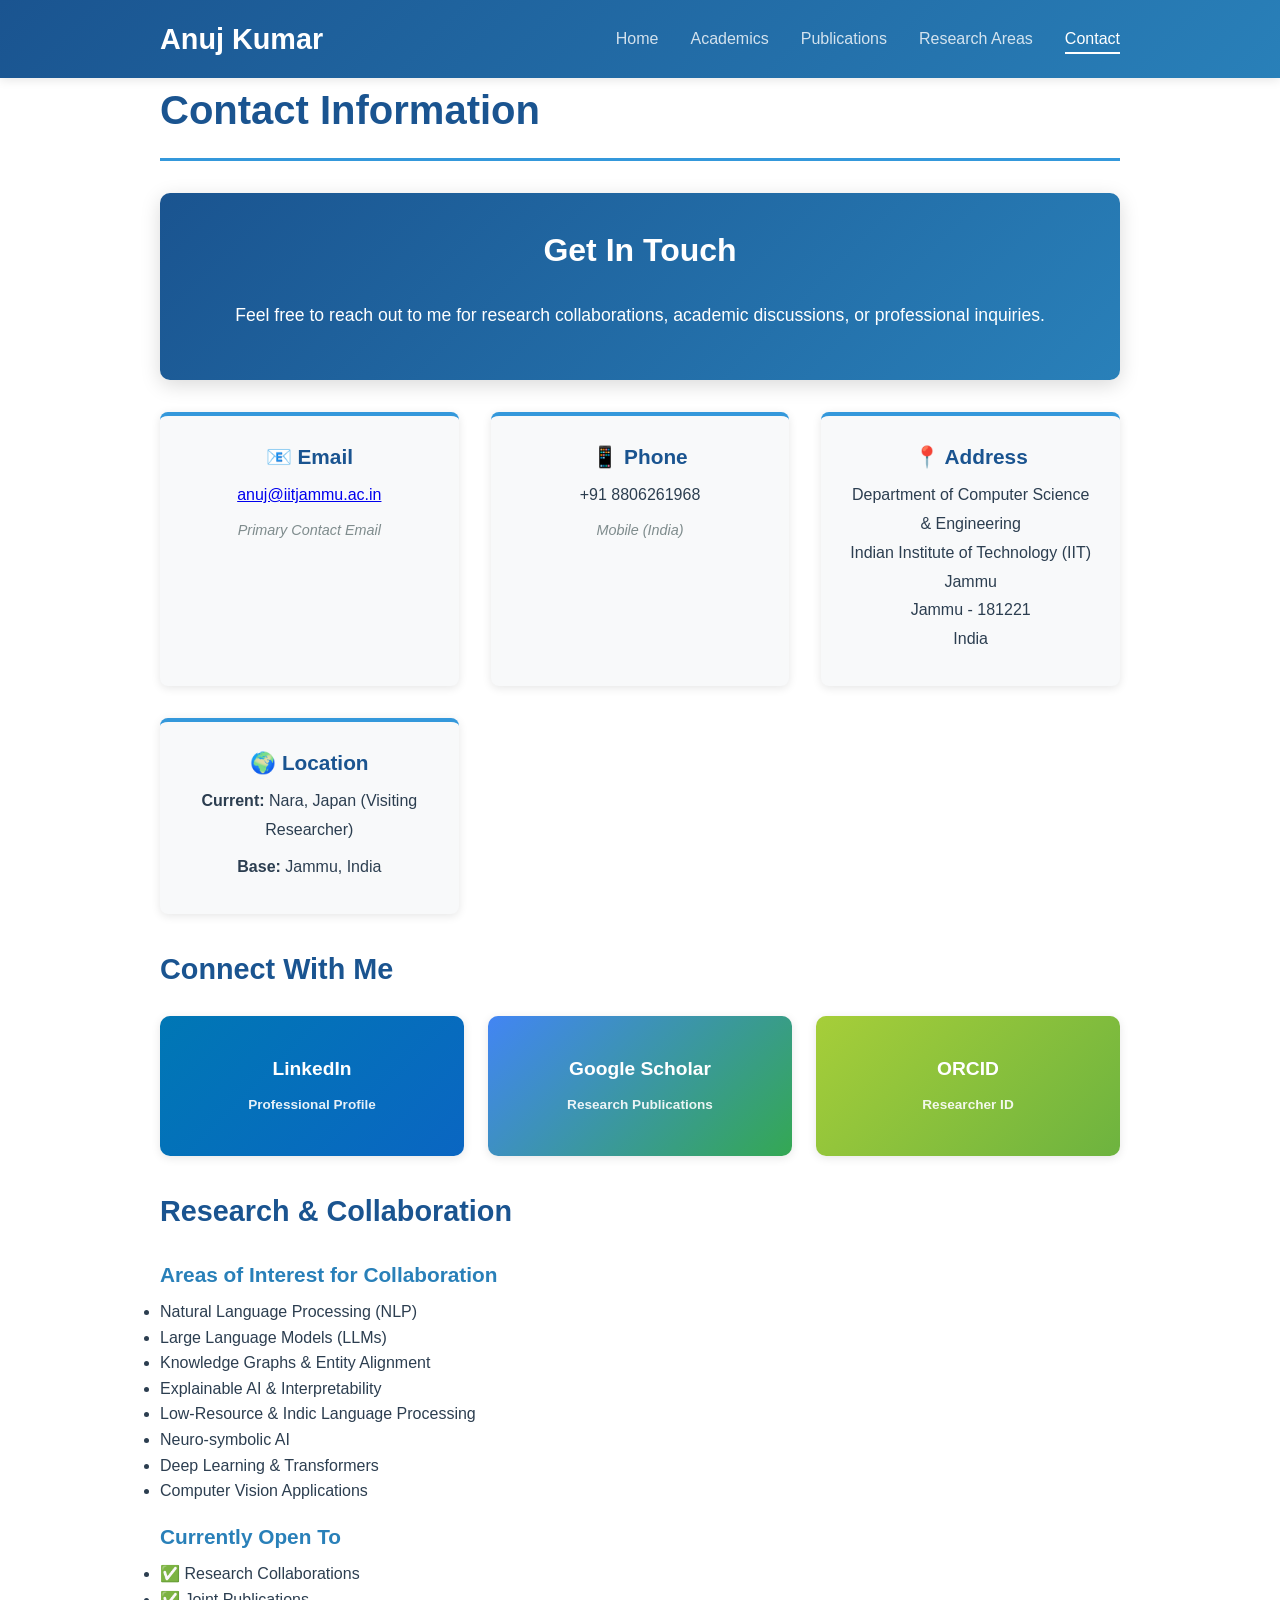
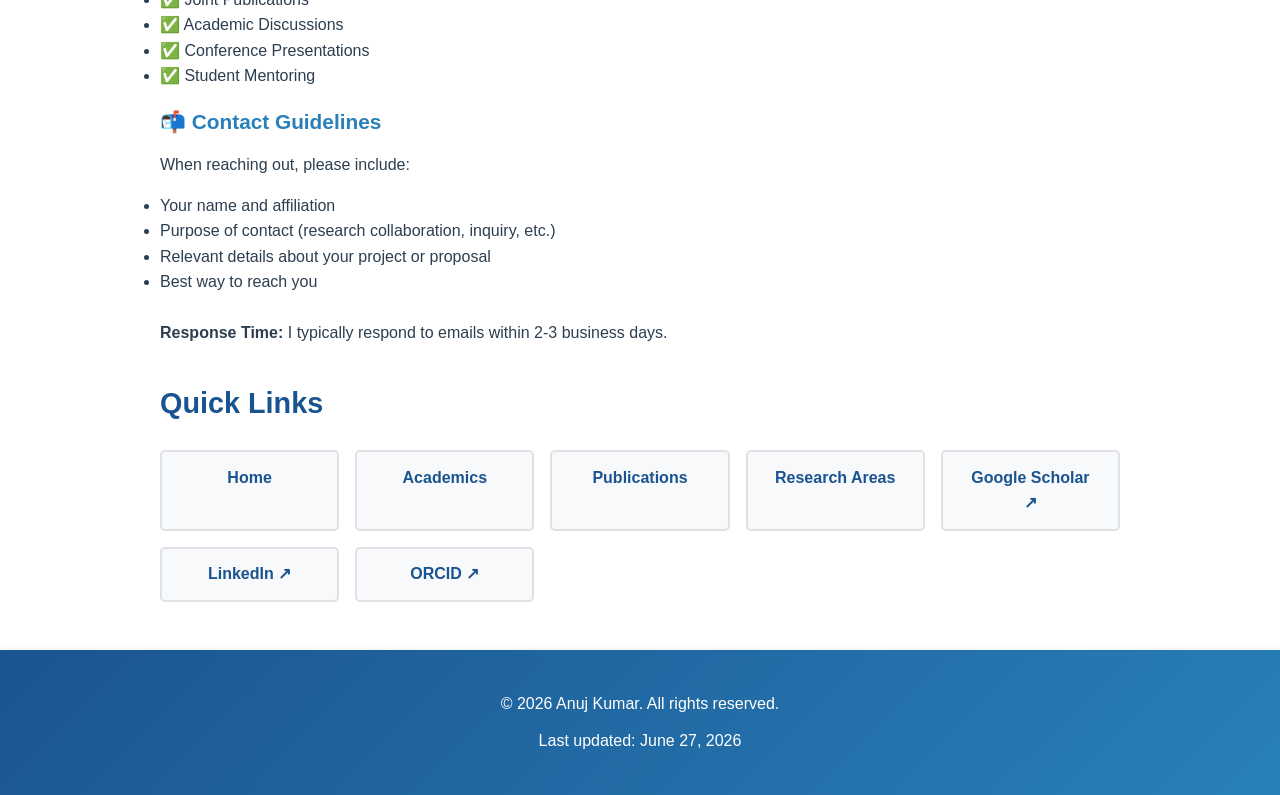
<file: contact.html>
<!DOCTYPE html>
<html lang="en">
<head>
    <meta charset="UTF-8">
    <meta name="viewport" content="width=device-width, initial-scale=1.0">
    <title>Contact – Anuj Kumar | IIT Jammu NLP Researcher</title>
    <meta name="description" content="Contact Anuj Kumar – PhD researcher at IIT Jammu. Email: anuj@iitjammu.ac.in. Open to research collaborations in NLP, LLMs, and Explainable AI.">
    <meta name="keywords" content="Anuj Kumar contact, anuj iitjammu, IIT Jammu NLP researcher, research collaboration, NLP collaboration">
    <meta name="author" content="Anuj Kumar">
    <meta name="robots" content="index, follow">
    <meta property="og:title" content="Contact – Anuj Kumar | IIT Jammu">
    <meta property="og:description" content="Get in touch with Anuj Kumar for research collaborations in NLP, LLMs, and Explainable AI.">
    <meta property="og:type" content="website">
    <meta property="og:url" content="https://anuj0405.github.io/anujkumar-portfolio/contact.html">
    <link rel="canonical" href="https://anuj0405.github.io/anujkumar-portfolio/contact.html">
    <link rel="stylesheet" href="style.css">
</head>
<body>
    <!-- Navigation -->
    <nav class="navbar">
        <div class="container">
            <a href="index.html" class="logo">Anuj Kumar</a>
            <ul class="nav-menu">
                <li><a href="index.html">Home</a></li>
                <li><a href="education.html">Academics</a></li>
                <li><a href="research.html">Publications</a></li>
                <li><a href="skills.html">Research Areas</a></li>
                <li><a href="contact.html" class="active">Contact</a></li>
            </ul>
            <div class="hamburger">
                <span></span>
                <span></span>
                <span></span>
            </div>
        </div>
    </nav>

    <!-- Main Content -->
    <main class="container">
        <h1>Contact Information</h1>

        <section class="contact-section">
            <div class="contact-card">
                <h2>Get In Touch</h2>
                <p>Feel free to reach out to me for research collaborations, academic discussions, or professional inquiries.</p>
            </div>

            <div class="contact-details">
                <div class="contact-item">
                    <h3>📧 Email</h3>
                    <p><a href="mailto:anuj@iitjammu.ac.in">anuj@iitjammu.ac.in</a></p>
                    <p class="label">Primary Contact Email</p>
                </div>

                <div class="contact-item">
                    <h3>📱 Phone</h3>
                    <p>+91 8806261968</p>
                    <p class="label">Mobile (India)</p>
                </div>

                <div class="contact-item">
                    <h3>📍 Address</h3>
                    <p>
                        Department of Computer Science & Engineering<br>
                        Indian Institute of Technology (IIT) Jammu<br>
                        Jammu - 181221<br>
                        India
                    </p>
                </div>

                <div class="contact-item">
                    <h3>🌍 Location</h3>
                    <p><strong>Current:</strong> Nara, Japan (Visiting Researcher)</p>
                    <p><strong>Base:</strong> Jammu, India</p>
                </div>
            </div>

            <div class="social-section">
                <h2>Connect With Me</h2>
                <div class="social-links-large">
                    <a href="https://www.linkedin.com/in/anujswami" target="_blank" class="social-btn linkedin">
                        <span>LinkedIn</span>
                        <p>Professional Profile</p>
                    </a>
                    <a href="https://scholar.google.com/citations?view_op=list_works&hl=en&user=Bb7oU5AAAAAJ" target="_blank" class="social-btn scholar">
                        <span>Google Scholar</span>
                        <p>Research Publications</p>
                    </a>
                    <a href="https://orcid.org/0000-0002-1785-370X" target="_blank" class="social-btn orcid">
                        <span>ORCID</span>
                        <p>Researcher ID</p>
                    </a>
                </div>
            </div>

            <div class="office-hours">
                <h2>Research & Collaboration</h2>
                <div class="research-info">
                    <h3>Areas of Interest for Collaboration</h3>
                    <ul>
                        <li>Natural Language Processing (NLP)</li>
                        <li>Large Language Models (LLMs)</li>
                        <li>Knowledge Graphs & Entity Alignment</li>
                        <li>Explainable AI & Interpretability</li>
                        <li>Low-Resource & Indic Language Processing</li>
                        <li>Neuro-symbolic AI</li>
                        <li>Deep Learning & Transformers</li>
                        <li>Computer Vision Applications</li>
                    </ul>

                    <h3>Currently Open To</h3>
                    <ul>
                        <li>✅ Research Collaborations</li>
                        <li>✅ Joint Publications</li>
                        <li>✅ Academic Discussions</li>
                        <li>✅ Conference Presentations</li>
                        <li>✅ Student Mentoring</li>
                    </ul>
                </div>
            </div>

            <div class="message-info">
                <h3>📬 Contact Guidelines</h3>
                <p>When reaching out, please include:</p>
                <ul>
                    <li>Your name and affiliation</li>
                    <li>Purpose of contact (research collaboration, inquiry, etc.)</li>
                    <li>Relevant details about your project or proposal</li>
                    <li>Best way to reach you</li>
                </ul>
                <p style="margin-top: 1.5rem;"><strong>Response Time:</strong> I typically respond to emails within 2-3 business days.</p>
            </div>
        </section>

        <section class="quick-links">
            <h2>Quick Links</h2>
            <div class="links-grid">
                <a href="index.html" class="quick-link">Home</a>
                <a href="education.html" class="quick-link">Academics</a>
                <a href="research.html" class="quick-link">Publications</a>
                <a href="skills.html" class="quick-link">Research Areas</a>
                <a href="https://scholar.google.com/citations?view_op=list_works&hl=en&user=Bb7oU5AAAAAJ" target="_blank" class="quick-link external">Google Scholar</a>
                <a href="https://www.linkedin.com/in/anujswami" target="_blank" class="quick-link external">LinkedIn</a>
                <a href="https://orcid.org/0000-0002-1785-370X" target="_blank" class="quick-link external">ORCID</a>
            </div>
        </section>
    </main>

    <!-- Footer -->
    <footer class="footer">
        <div class="container">
            <p>&copy; 2026 Anuj Kumar. All rights reserved.</p>
            <p>Last updated: June 27, 2026</p>
        </div>
    </footer>

    <script src="script.js"></script>
</body>
</html>
</file>
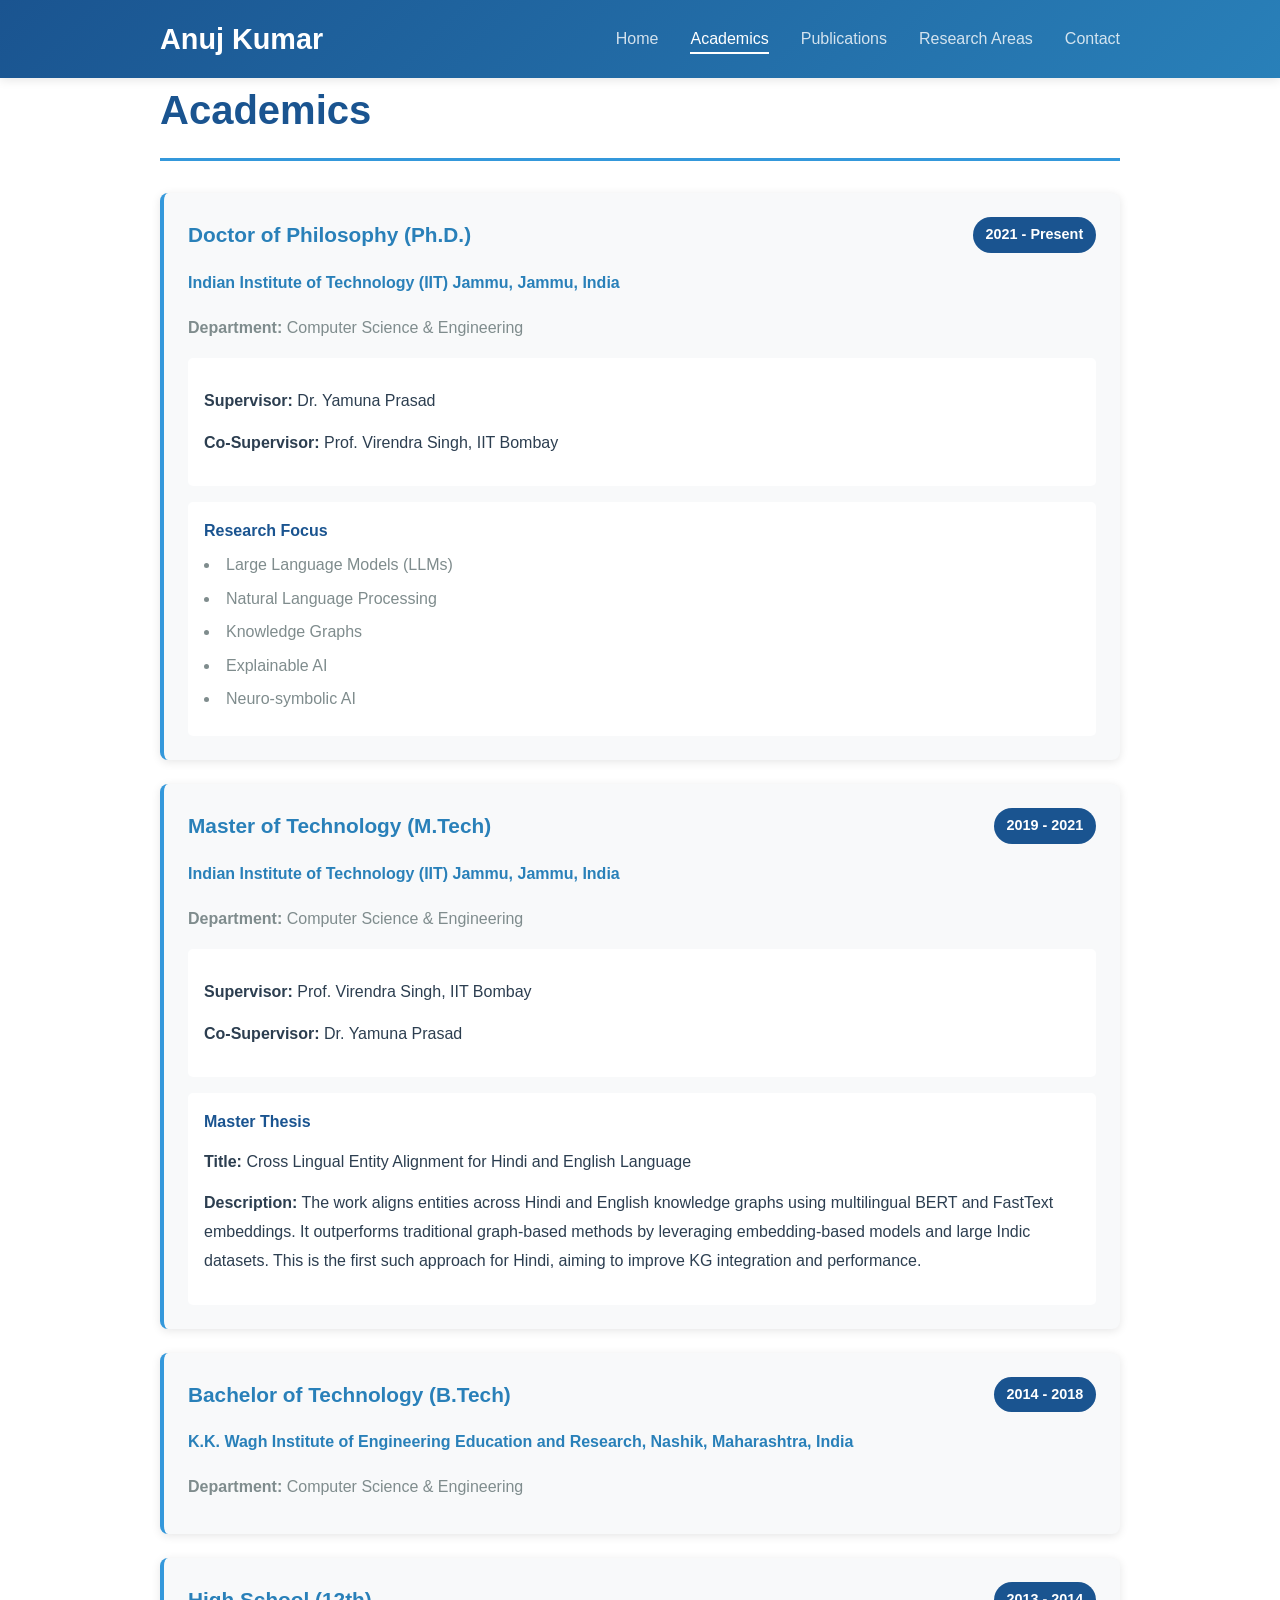
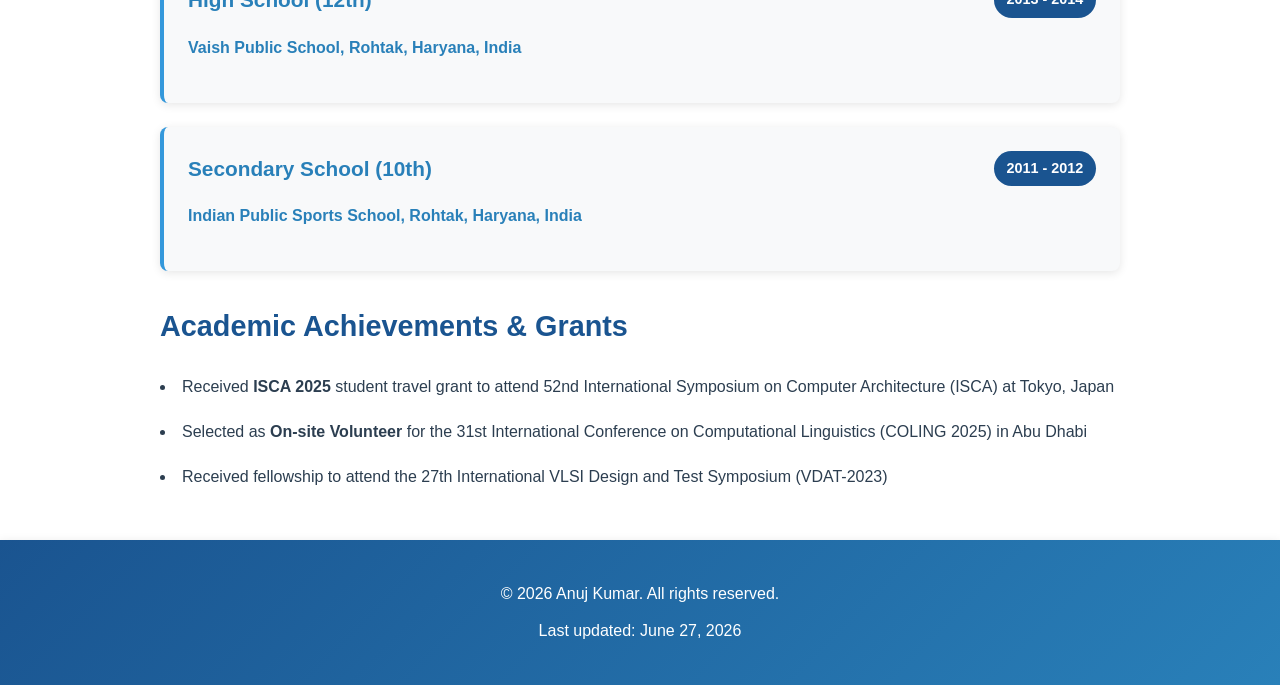
<file: education.html>
<!DOCTYPE html>
<html lang="en">
<head>
    <meta charset="UTF-8">
    <meta name="viewport" content="width=device-width, initial-scale=1.0">
    <title>Academics – Anuj Kumar | IIT Jammu PhD</title>
    <meta name="description" content="Academic background of Anuj Kumar – PhD (CSE) at IIT Jammu, M.Tech from IIT Jammu, B.Tech from K.K. Wagh Institute. Supervised by Dr. Yamuna Prasad and Prof. Virendra Singh.">
    <meta name="keywords" content="Anuj Kumar education, IIT Jammu PhD, Computer Science IIT Jammu, Yamuna Prasad, Virendra Singh, M.Tech IIT Jammu">
    <meta name="author" content="Anuj Kumar">
    <meta name="robots" content="index, follow">
    <meta property="og:title" content="Academics – Anuj Kumar | IIT Jammu">
    <meta property="og:description" content="PhD in Computer Science & Engineering at IIT Jammu, supervised by Dr. Yamuna Prasad and Prof. Virendra Singh, IIT Bombay.">
    <meta property="og:type" content="website">
    <meta property="og:url" content="https://anuj0405.github.io/anujkumar-portfolio/education.html">
    <link rel="canonical" href="https://anuj0405.github.io/anujkumar-portfolio/education.html">
    <link rel="stylesheet" href="style.css">
</head>
<body>
    <!-- Navigation -->
    <nav class="navbar">
        <div class="container">
            <a href="index.html" class="logo">Anuj Kumar</a>
            <ul class="nav-menu">
                <li><a href="index.html">Home</a></li>
                <li><a href="education.html" class="active">Academics</a></li>
                <li><a href="research.html">Publications</a></li>
                <li><a href="skills.html">Research Areas</a></li>
                <li><a href="contact.html">Contact</a></li>
            </ul>
            <div class="hamburger">
                <span></span>
                <span></span>
                <span></span>
            </div>
        </div>
    </nav>

    <!-- Main Content -->
    <main class="container">
        <h1>Academics</h1>

        <section class="education-section">
            <div class="education-item">
                <div class="education-header">
                    <h3>Doctor of Philosophy (Ph.D.)</h3>
                    <span class="date">2021 - Present</span>
                </div>
                <p class="institution">Indian Institute of Technology (IIT) Jammu, Jammu, India</p>
                <p class="department"><strong>Department:</strong> Computer Science & Engineering</p>
                <div class="advisor-info">
                    <p><strong>Supervisor:</strong> Dr. Yamuna Prasad</p>
                    <p><strong>Co-Supervisor:</strong> Prof. Virendra Singh, IIT Bombay</p>
                </div>
                <div class="thesis-info">
                    <h4>Research Focus</h4>
                    <ul>
                        <li>Large Language Models (LLMs)</li>
                        <li>Natural Language Processing</li>
                        <li>Knowledge Graphs</li>
                        <li>Explainable AI</li>
                        <li>Neuro-symbolic AI</li>
                    </ul>
                </div>
            </div>

            <div class="education-item">
                <div class="education-header">
                    <h3>Master of Technology (M.Tech)</h3>
                    <span class="date">2019 - 2021</span>
                </div>
                <p class="institution">Indian Institute of Technology (IIT) Jammu, Jammu, India</p>
                <p class="department"><strong>Department:</strong> Computer Science & Engineering</p>
                <div class="advisor-info">
                    <p><strong>Supervisor:</strong> Prof. Virendra Singh, IIT Bombay</p>
                    <p><strong>Co-Supervisor:</strong> Dr. Yamuna Prasad</p>
                </div>
                <div class="thesis-info">
                    <h4>Master Thesis</h4>
                    <p><strong>Title:</strong> Cross Lingual Entity Alignment for Hindi and English Language</p>
                    <p><strong>Description:</strong> The work aligns entities across Hindi and English knowledge graphs using multilingual BERT and FastText embeddings. It outperforms traditional graph-based methods by leveraging embedding-based models and large Indic datasets. This is the first such approach for Hindi, aiming to improve KG integration and performance.</p>
                </div>
            </div>

            <div class="education-item">
                <div class="education-header">
                    <h3>Bachelor of Technology (B.Tech)</h3>
                    <span class="date">2014 - 2018</span>
                </div>
                <p class="institution">K.K. Wagh Institute of Engineering Education and Research, Nashik, Maharashtra, India</p>
                <p class="department"><strong>Department:</strong> Computer Science & Engineering</p>
            </div>

            <div class="education-item">
                <div class="education-header">
                    <h3>High School (12th)</h3>
                    <span class="date">2013 - 2014</span>
                </div>
                <p class="institution">Vaish Public School, Rohtak, Haryana, India</p>
            </div>

            <div class="education-item">
                <div class="education-header">
                    <h3>Secondary School (10th)</h3>
                    <span class="date">2011 - 2012</span>
                </div>
                <p class="institution">Indian Public Sports School, Rohtak, Haryana, India</p>
            </div>
        </section>

        <section class="achievements-section">
            <h2>Academic Achievements & Grants</h2>
            <ul class="achievements-list">
                <li>Received <strong>ISCA 2025</strong> student travel grant to attend 52nd International Symposium on Computer Architecture (ISCA) at Tokyo, Japan</li>
                <li>Selected as <strong>On-site Volunteer</strong> for the 31st International Conference on Computational Linguistics (COLING 2025) in Abu Dhabi</li>
                <li>Received fellowship to attend the 27th International VLSI Design and Test Symposium (VDAT-2023)</li>
            </ul>
        </section>
    </main>

    <!-- Footer -->
    <footer class="footer">
        <div class="container">
            <p>&copy; 2026 Anuj Kumar. All rights reserved.</p>
            <p>Last updated: June 27, 2026</p>
        </div>
    </footer>

    <script src="script.js"></script>
</body>
</html>
</file>
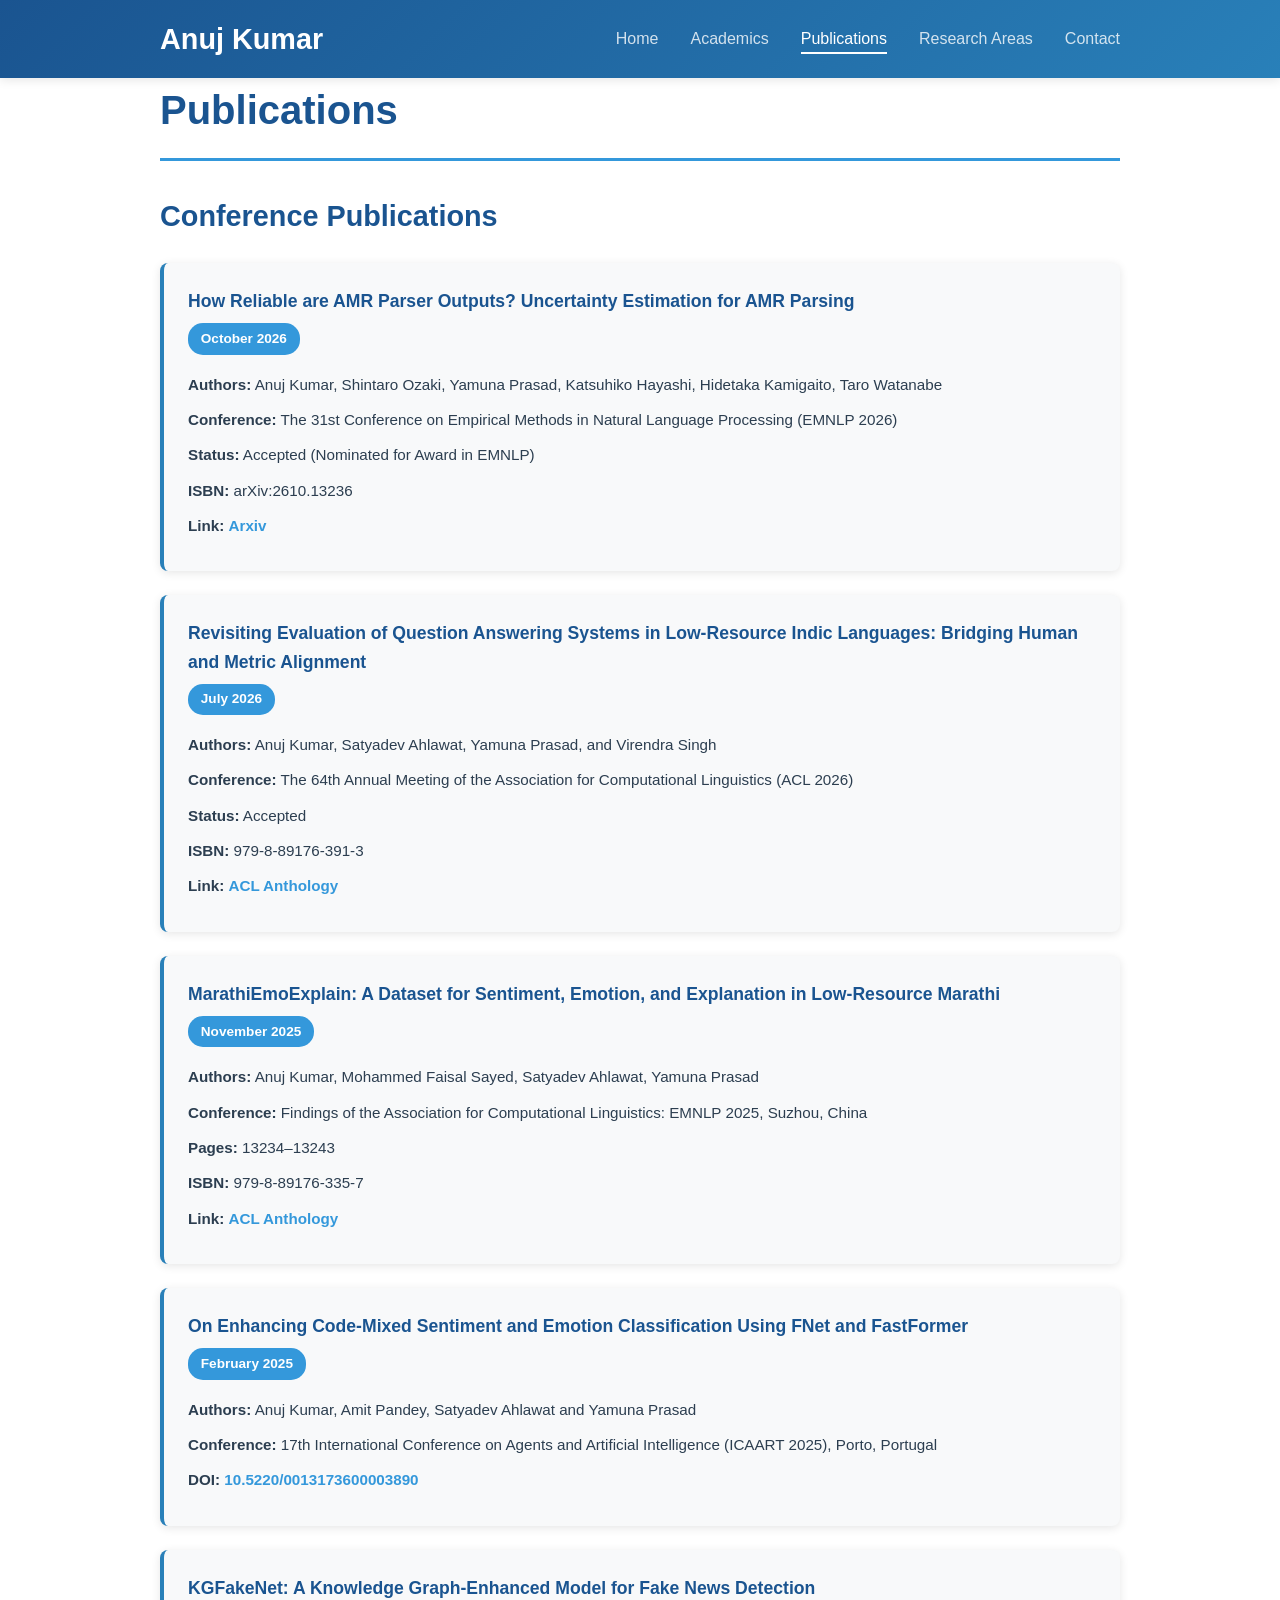
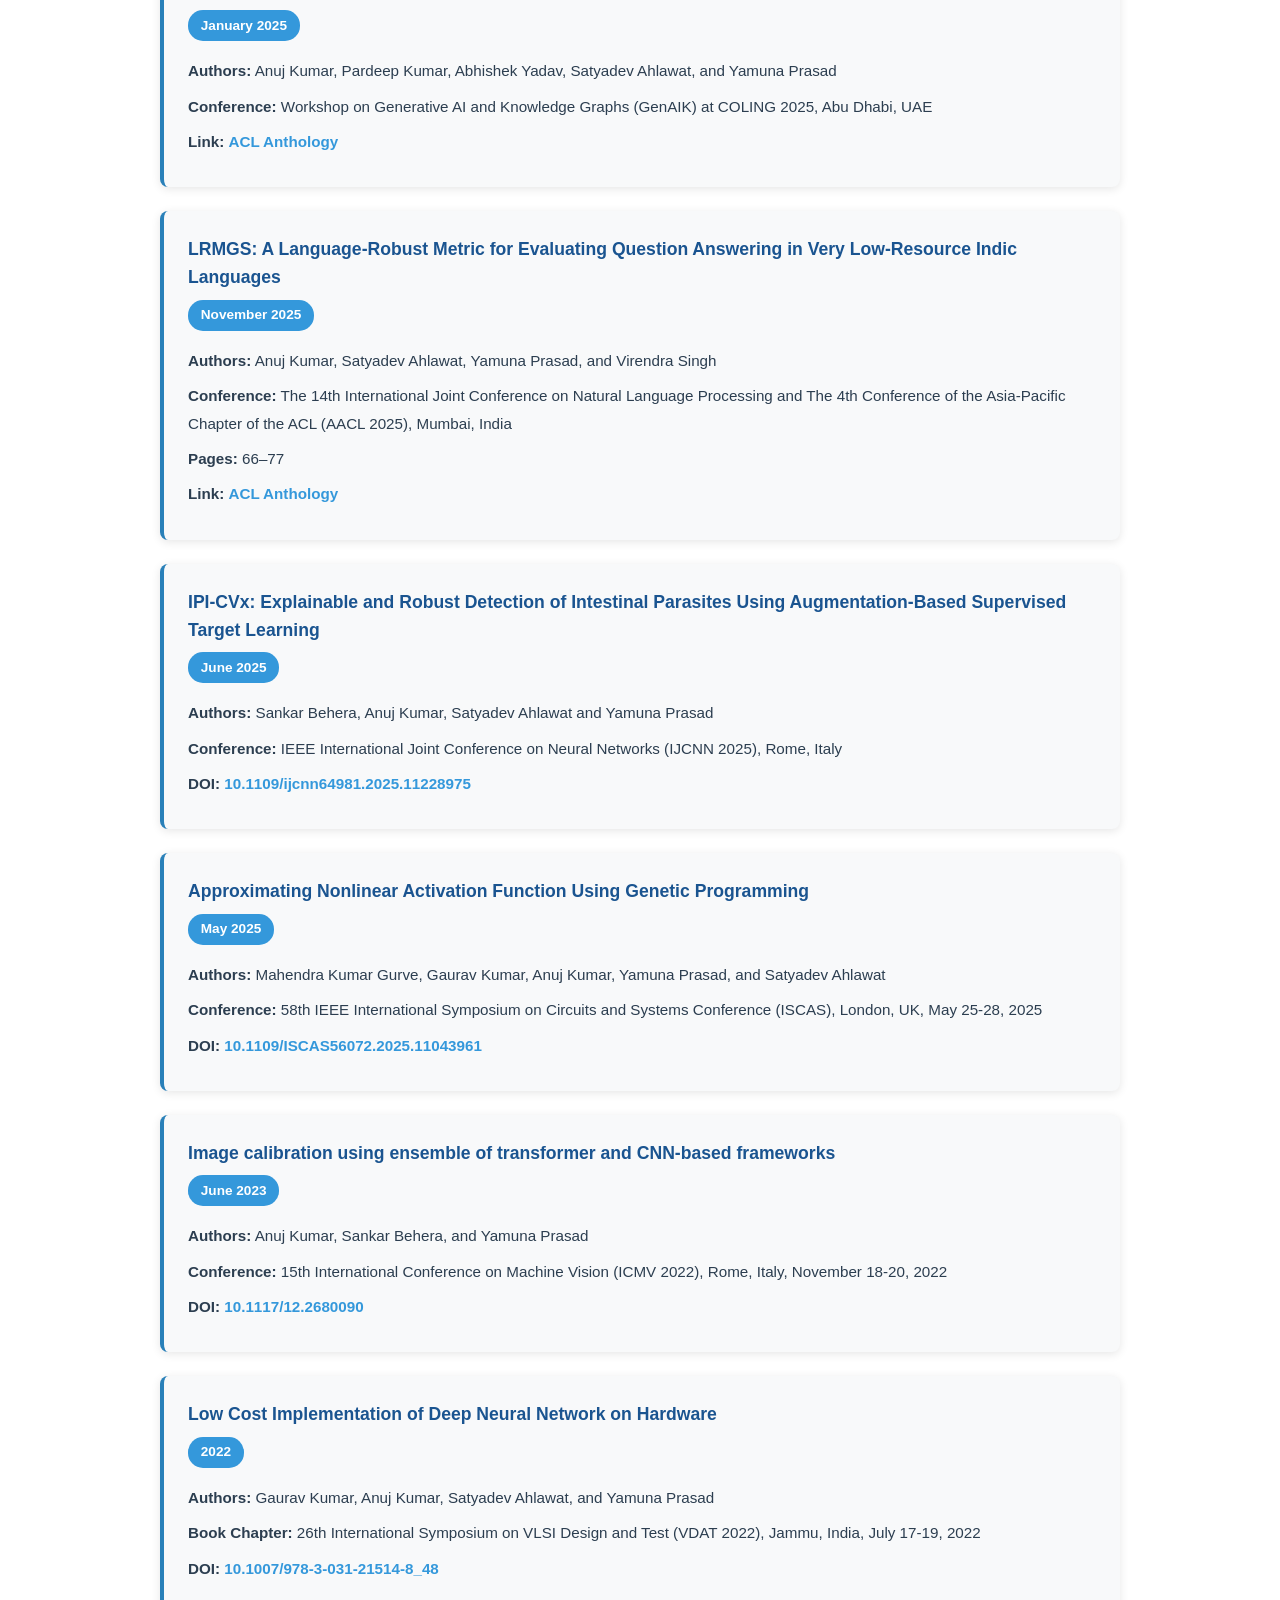
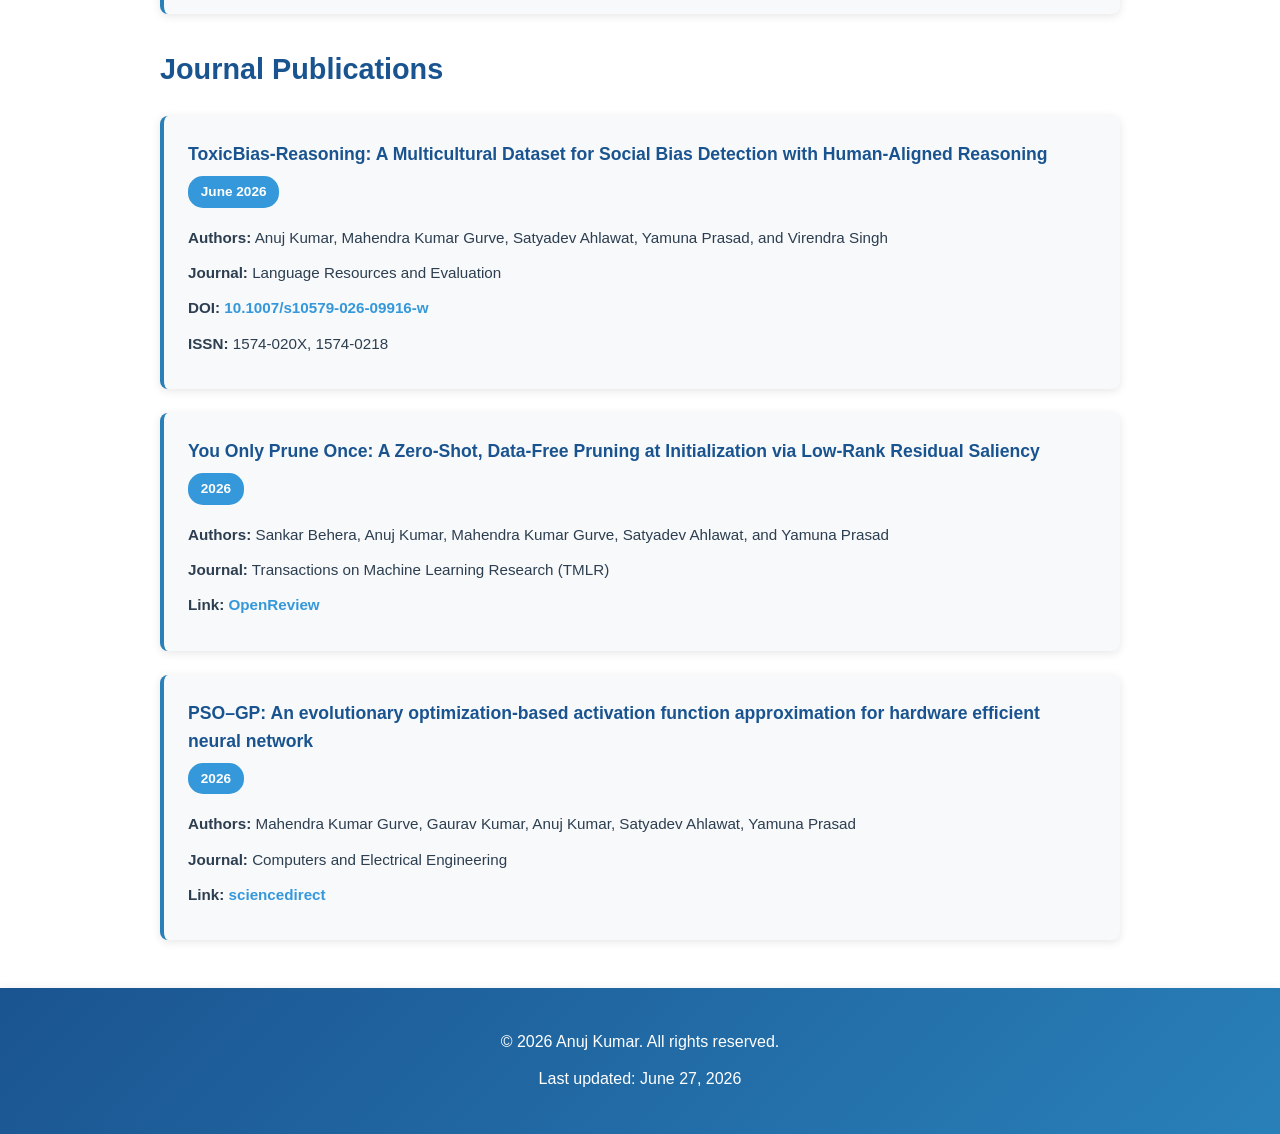
<file: research.html>
<!DOCTYPE html>
<html lang="en">
<head>
    <meta charset="UTF-8">
    <meta name="viewport" content="width=device-width, initial-scale=1.0">
    <title>Publications – Anuj Kumar | ACL EMNLP NLP Research</title>
    <meta name="description" content="Publications of Anuj Kumar – papers at ACL 2026, EMNLP 2025, COLING 2025, IJCNN 2025, ISCAS 2025 and journals. Research in NLP, LLMs, Knowledge Graphs, and low-resource Indic languages.">
    <meta name="keywords" content="Anuj Kumar publications, EMNLP 2026, ACL 2026, EMNLP 2025, COLING 2025, NLP papers, LLM evaluation, Indic NLP, MarathiEmoExplain, KGFakeNet, LRMGS, low-resource QA, IIT Jammu research">
    <meta name="author" content="Anuj Kumar">
    <meta name="robots" content="index, follow">
    <meta property="og:title" content="Publications – Anuj Kumar | NLP & LLM Research">
    <meta property="og:description" content="10+ publications at top venues including ACL, EMNLP, COLING, IJCNN on NLP, LLMs, Knowledge Graphs, and Indic language processing.">
    <meta property="og:type" content="website">
    <meta property="og:url" content="https://anuj0405.github.io/anujkumar-portfolio/research.html">
    <link rel="canonical" href="https://anuj0405.github.io/anujkumar-portfolio/research.html">
    <link rel="stylesheet" href="style.css">
</head>
<body>
    <!-- Navigation -->
    <nav class="navbar">
        <div class="container">
            <a href="index.html" class="logo">Anuj Kumar</a>
            <ul class="nav-menu">
                <li><a href="index.html">Home</a></li>
                <li><a href="education.html">Academics</a></li>
                <li><a href="research.html" class="active">Publications</a></li>
                <li><a href="skills.html">Research Areas</a></li>
                <li><a href="contact.html">Contact</a></li>
            </ul>
            <div class="hamburger">
                <span></span>
                <span></span>
                <span></span>
            </div>
        </div>
    </nav>

    <!-- Main Content -->
    <main class="container">
        <h1>Publications</h1>

        <section class="publications-section">
            <h2>Conference Publications</h2>

            <div class="publication-item">
                <div class="pub-header">
                    <h3>How Reliable are AMR Parser Outputs? Uncertainty Estimation for AMR Parsing</h3>
                    <span class="pub-date">October 2026</span>
                </div>
                <p><strong>Authors:</strong> Anuj Kumar, Shintaro Ozaki, Yamuna Prasad, Katsuhiko Hayashi, Hidetaka Kamigaito, Taro Watanabe</p>
                <p><strong>Conference:</strong> The 31st Conference on Empirical Methods in Natural Language Processing (EMNLP 2026)</p>
                <p><strong>Status:</strong> Accepted (Nominated for Award in EMNLP)</p>
                <p><strong>ISBN:</strong> arXiv:2610.13236 </p>
                <p><strong>Link:</strong> <a href="https://doi.org/10.48550/arXiv.2610.13236" target="_blank">Arxiv</a></p>
            </div>
            
            <div class="publication-item">
                <div class="pub-header">
                    <h3>Revisiting Evaluation of Question Answering Systems in Low-Resource Indic Languages: Bridging Human and Metric Alignment</h3>
                    <span class="pub-date">July 2026</span>
                </div>
                <p><strong>Authors:</strong> Anuj Kumar, Satyadev Ahlawat, Yamuna Prasad, and Virendra Singh</p>
                <p><strong>Conference:</strong> The 64th Annual Meeting of the Association for Computational Linguistics (ACL 2026)</p>
                <p><strong>Status:</strong> Accepted</p>
                <p><strong>ISBN:</strong> 979-8-89176-391-3</p>
                <p><strong>Link:</strong> <a href="https://aclanthology.org/2026.acl-short.58/" target="_blank">ACL Anthology</a></p>
            </div>

            <div class="publication-item">
                <div class="pub-header">
                    <h3>MarathiEmoExplain: A Dataset for Sentiment, Emotion, and Explanation in Low-Resource Marathi</h3>
                    <span class="pub-date">November 2025</span>
                </div>
                <p><strong>Authors:</strong> Anuj Kumar, Mohammed Faisal Sayed, Satyadev Ahlawat, Yamuna Prasad</p>
                <p><strong>Conference:</strong> Findings of the Association for Computational Linguistics: EMNLP 2025, Suzhou, China</p>
                <p><strong>Pages:</strong> 13234–13243</p>
                <p><strong>ISBN:</strong> 979-8-89176-335-7</p>
                <p><strong>Link:</strong> <a href="https://aclanthology.org/2025.findings-emnlp.712/" target="_blank">ACL Anthology</a></p>
            </div>

            <div class="publication-item">
                <div class="pub-header">
                    <h3>On Enhancing Code-Mixed Sentiment and Emotion Classification Using FNet and FastFormer</h3>
                    <span class="pub-date">February 2025</span>
                </div>
                <p><strong>Authors:</strong> Anuj Kumar, Amit Pandey, Satyadev Ahlawat and Yamuna Prasad</p>
                <p><strong>Conference:</strong> 17th International Conference on Agents and Artificial Intelligence (ICAART 2025), Porto, Portugal</p>
                <p><strong>DOI:</strong> <a href="https://doi.org/10.5220/0013173600003890" target="_blank">10.5220/0013173600003890</a></p>
            </div>

            <div class="publication-item">
                <div class="pub-header">
                    <h3>KGFakeNet: A Knowledge Graph-Enhanced Model for Fake News Detection</h3>
                    <span class="pub-date">January 2025</span>
                </div>
                <p><strong>Authors:</strong> Anuj Kumar, Pardeep Kumar, Abhishek Yadav, Satyadev Ahlawat, and Yamuna Prasad</p>
                <p><strong>Conference:</strong> Workshop on Generative AI and Knowledge Graphs (GenAIK) at COLING 2025, Abu Dhabi, UAE</p>
                <p><strong>Link:</strong> <a href="https://aclanthology.org/2025.genaik-1.12/" target="_blank">ACL Anthology</a></p>
            </div>

            <div class="publication-item">
                <div class="pub-header">
                    <h3>LRMGS: A Language-Robust Metric for Evaluating Question Answering in Very Low-Resource Indic Languages</h3>
                    <span class="pub-date">November 2025</span>
                </div>
                <p><strong>Authors:</strong> Anuj Kumar, Satyadev Ahlawat, Yamuna Prasad, and Virendra Singh</p>
                <p><strong>Conference:</strong> The 14th International Joint Conference on Natural Language Processing and The 4th Conference of the Asia-Pacific Chapter of the ACL (AACL 2025), Mumbai, India</p>
                <p><strong>Pages:</strong> 66–77</p>
                <p><strong>Link:</strong> <a href="https://aclanthology.org/2025.ijcnlp-srw.7/" target="_blank">ACL Anthology</a></p>
            </div>

            <div class="publication-item">
                <div class="pub-header">
                    <h3>IPI-CVx: Explainable and Robust Detection of Intestinal Parasites Using Augmentation-Based Supervised Target Learning</h3>
                    <span class="pub-date">June 2025</span>
                </div>
                <p><strong>Authors:</strong> Sankar Behera, Anuj Kumar, Satyadev Ahlawat and Yamuna Prasad</p>
                <p><strong>Conference:</strong> IEEE International Joint Conference on Neural Networks (IJCNN 2025), Rome, Italy</p>
                <p><strong>DOI:</strong> <a href="https://doi.org/10.1109/ijcnn64981.2025.11228975" target="_blank">10.1109/ijcnn64981.2025.11228975</a></p>
            </div>

            <div class="publication-item">
                <div class="pub-header">
                    <h3>Approximating Nonlinear Activation Function Using Genetic Programming</h3>
                    <span class="pub-date">May 2025</span>
                </div>
                <p><strong>Authors:</strong> Mahendra Kumar Gurve, Gaurav Kumar, Anuj Kumar, Yamuna Prasad, and Satyadev Ahlawat</p>
                <p><strong>Conference:</strong> 58th IEEE International Symposium on Circuits and Systems Conference (ISCAS), London, UK, May 25-28, 2025</p>
                <p><strong>DOI:</strong> <a href="https://doi.org/10.1109/ISCAS56072.2025.11043961" target="_blank">10.1109/ISCAS56072.2025.11043961</a></p>
            </div>

            <div class="publication-item">
                <div class="pub-header">
                    <h3>Image calibration using ensemble of transformer and CNN-based frameworks</h3>
                    <span class="pub-date">June 2023</span>
                </div>
                <p><strong>Authors:</strong> Anuj Kumar, Sankar Behera, and Yamuna Prasad</p>
                <p><strong>Conference:</strong> 15th International Conference on Machine Vision (ICMV 2022), Rome, Italy, November 18-20, 2022</p>
                <p><strong>DOI:</strong> <a href="https://doi.org/10.1117/12.2680090" target="_blank">10.1117/12.2680090</a></p>
            </div>

            <div class="publication-item">
                <div class="pub-header">
                    <h3>Low Cost Implementation of Deep Neural Network on Hardware</h3>
                    <span class="pub-date">2022</span>
                </div>
                <p><strong>Authors:</strong> Gaurav Kumar, Anuj Kumar, Satyadev Ahlawat, and Yamuna Prasad</p>
                <p><strong>Book Chapter:</strong> 26th International Symposium on VLSI Design and Test (VDAT 2022), Jammu, India, July 17-19, 2022</p>
                <p><strong>DOI:</strong> <a href="https://doi.org/10.1007/978-3-031-21514-8_48" target="_blank">10.1007/978-3-031-21514-8_48</a></p>
            </div>
        </section>

        <section class="publications-section">
            <h2>Journal Publications</h2>
            
            <div class="publication-item">
                <div class="pub-header">
                    <h3>ToxicBias-Reasoning: A Multicultural Dataset for Social Bias Detection with Human-Aligned Reasoning</h3>
                    <span class="pub-date">June 2026</span>
                </div>
                <p><strong>Authors:</strong> Anuj Kumar, Mahendra Kumar Gurve, Satyadev Ahlawat, Yamuna Prasad, and Virendra Singh</p>
                <p><strong>Journal:</strong> Language Resources and Evaluation</p>
                <p><strong>DOI:</strong> <a href="https://doi.org/10.1007/s10579-026-09916-w" target="_blank">10.1007/s10579-026-09916-w</a></p>
                <p><strong>ISSN:</strong> 1574-020X, 1574-0218</p>
            </div>

            <div class="publication-item">
                <div class="pub-header">
                    <h3>You Only Prune Once: A Zero-Shot, Data-Free Pruning at Initialization via Low-Rank Residual Saliency</h3>
                    <span class="pub-date">2026</span>
                </div>
                <p><strong>Authors:</strong> Sankar Behera, Anuj Kumar, Mahendra Kumar Gurve, Satyadev Ahlawat, and Yamuna Prasad</p>
                <p><strong>Journal:</strong> Transactions on Machine Learning Research (TMLR)</p>
                <p><strong>Link:</strong> <a href="https://openreview.net/forum?id=J78UavuUUA" target="_blank">OpenReview</a></p>
            </div>

            <div class="publication-item">
                <div class="pub-header">
                    <h3>PSO–GP: An evolutionary optimization-based activation function approximation for hardware efficient neural network</h3>
                    <span class="pub-date">2026</span>
                </div>
                <p><strong>Authors:</strong> Mahendra Kumar Gurve, Gaurav Kumar, Anuj Kumar, Satyadev Ahlawat, Yamuna Prasad</p>
                <p><strong>Journal:</strong> Computers and Electrical Engineering </p>
                <p><strong>Link:</strong> <a href="https://www.sciencedirect.com/science/article/pii/S004579062600474X" target="_blank">sciencedirect</a></p>
            </div>

        </section>
    </main>

    <!-- Footer -->
    <footer class="footer">
        <div class="container">
            <p>&copy; 2026 Anuj Kumar. All rights reserved.</p>
            <p>Last updated: June 27, 2026</p>
        </div>
    </footer>

    <script src="script.js"></script>
</body>
</html>
</file>
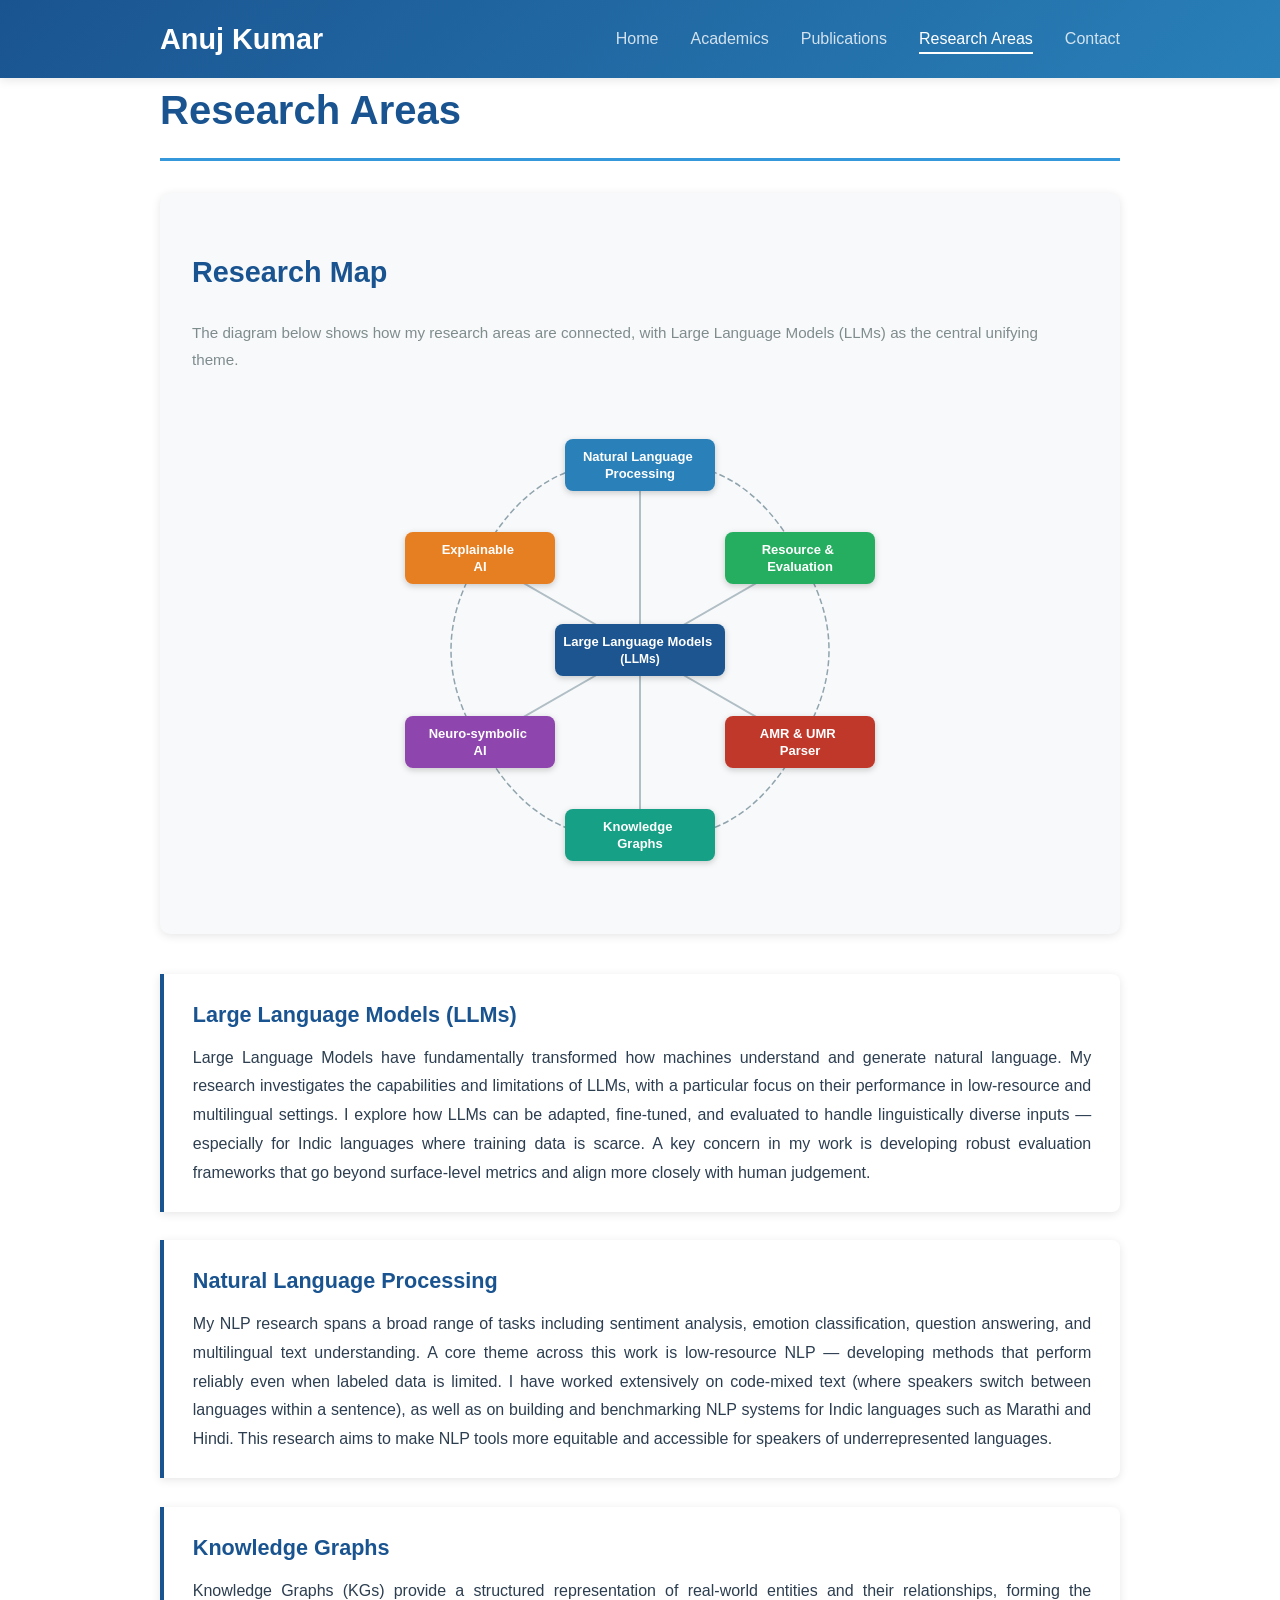
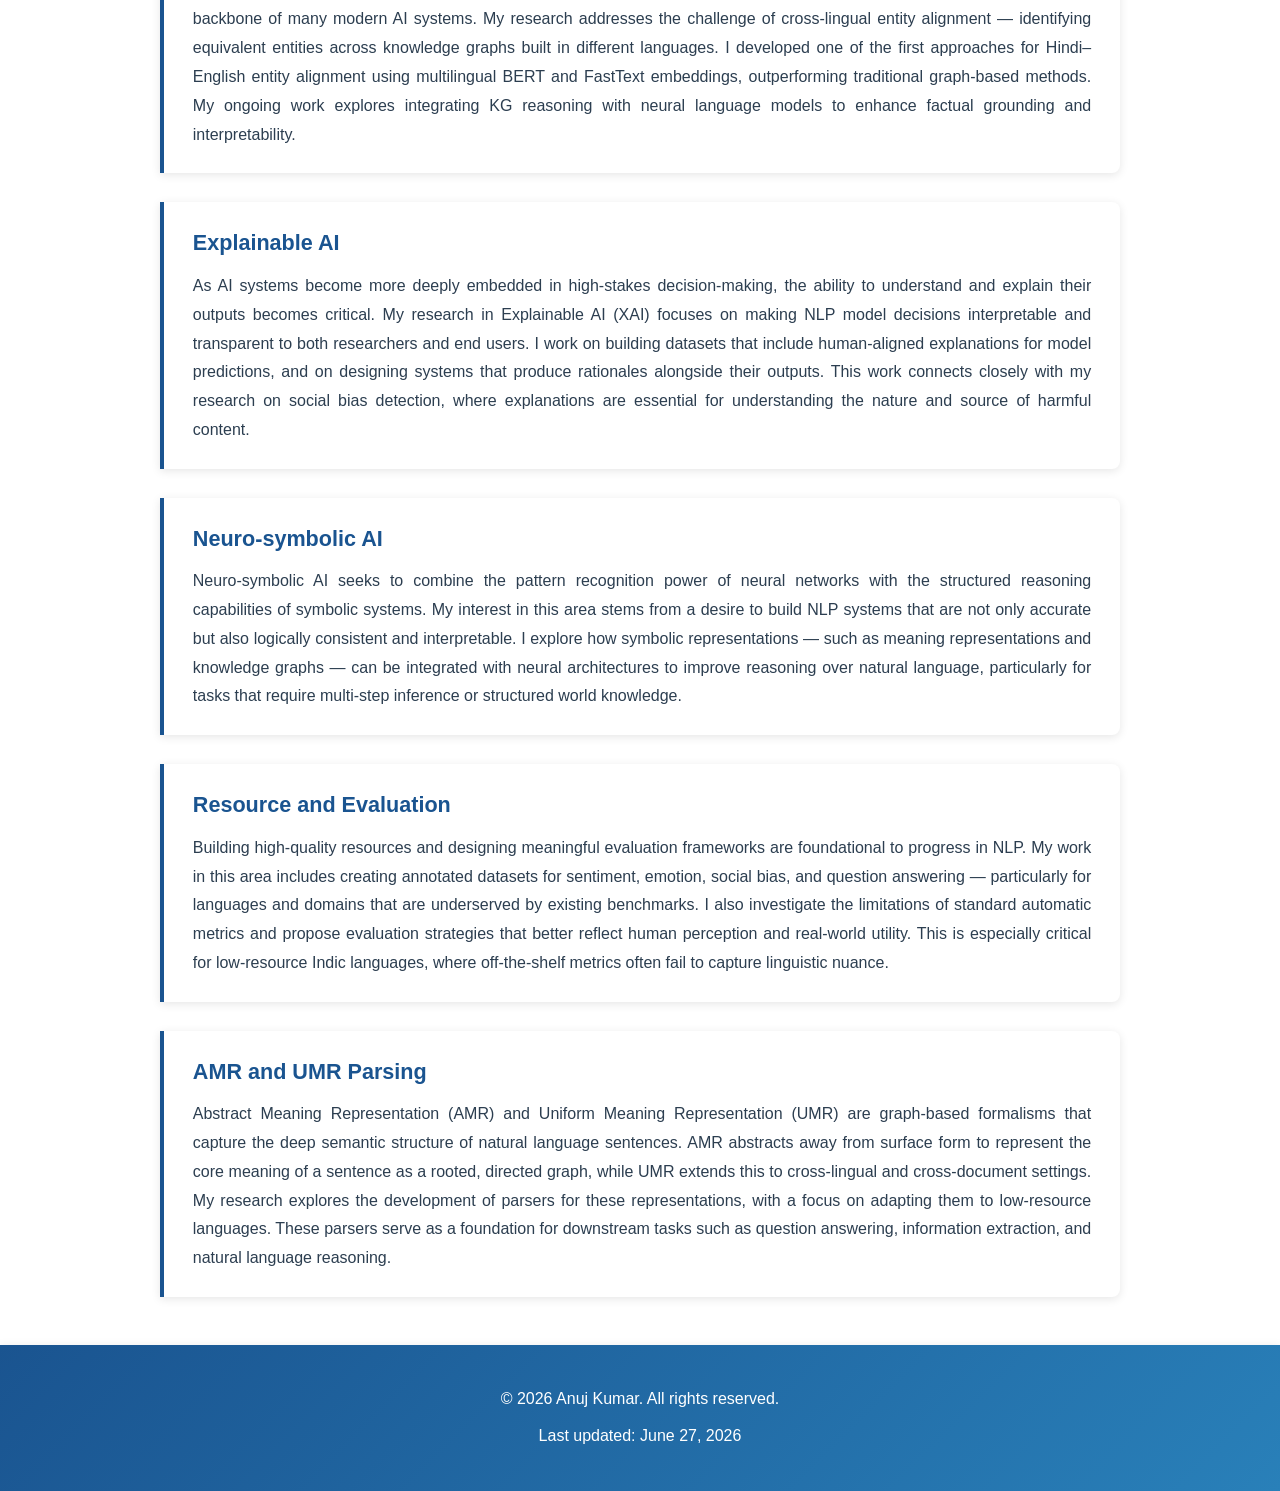
<file: skills.html>
<!DOCTYPE html>
<html lang="en">
<head>
    <meta charset="UTF-8">
    <meta name="viewport" content="width=device-width, initial-scale=1.0">
    <title>Research Areas – Anuj Kumar | LLMs, NLP, Knowledge Graphs</title>
    <meta name="description" content="Research areas of Anuj Kumar: Large Language Models, Natural Language Processing, Knowledge Graphs, Explainable AI, Neuro-symbolic AI, Resource and Evaluation, and AMR & UMR Parsing.">
    <meta name="keywords" content="Anuj Kumar research, LLM research IIT Jammu, NLP knowledge graphs, explainable AI, neuro-symbolic AI, AMR parser, UMR parser, NLP evaluation, Indic language NLP">
    <meta name="author" content="Anuj Kumar">
    <meta name="robots" content="index, follow">
    <meta property="og:title" content="Research Areas – Anuj Kumar | LLMs, NLP, Knowledge Graphs">
    <meta property="og:description" content="Research in Large Language Models, NLP, Knowledge Graphs, Explainable AI, Neuro-symbolic AI, Resource & Evaluation, and AMR/UMR Parsing.">
    <meta property="og:type" content="website">
    <meta property="og:url" content="https://anuj0405.github.io/anujkumar-portfolio/skills.html">
    <link rel="canonical" href="https://anuj0405.github.io/anujkumar-portfolio/skills.html">
    <link rel="stylesheet" href="style.css">
</head>
<body>
    <!-- Navigation -->
    <nav class="navbar">
        <div class="container">
            <a href="index.html" class="logo">Anuj Kumar</a>
            <ul class="nav-menu">
                <li><a href="index.html">Home</a></li>
                <li><a href="education.html">Academics</a></li>
                <li><a href="research.html">Publications</a></li>
                <li><a href="skills.html" class="active">Research Areas</a></li>
                <li><a href="contact.html">Contact</a></li>
            </ul>
            <div class="hamburger">
                <span></span>
                <span></span>
                <span></span>
            </div>
        </div>
    </nav>

    <!-- Main Content -->
    <main class="container">
        <h1>Research Areas</h1>

        <section class="diagram-section">
            <h2>Research Map</h2>
            <p class="diagram-intro">The diagram below shows how my research areas are connected, with Large Language Models (LLMs) as the central unifying theme.</p>
            <div class="diagram-container">
                <svg viewBox="0 0 860 520" xmlns="http://www.w3.org/2000/svg" style="width:100%;max-width:860px;display:block;margin:0 auto;">
                    <defs>
                        <filter id="dshadow" x="-20%" y="-20%" width="140%" height="140%">
                            <feDropShadow dx="0" dy="2" stdDeviation="3" flood-opacity="0.2"/>
                        </filter>
                    </defs>

                    <!-- Spoke lines (center to each outer node) -->
                    <line x1="430" y1="260" x2="430" y2="75" stroke="#b0bec5" stroke-width="2"/>
                    <line x1="430" y1="260" x2="590" y2="168" stroke="#b0bec5" stroke-width="2"/>
                    <line x1="430" y1="260" x2="590" y2="352" stroke="#b0bec5" stroke-width="2"/>
                    <line x1="430" y1="260" x2="430" y2="445" stroke="#b0bec5" stroke-width="2"/>
                    <line x1="430" y1="260" x2="270" y2="352" stroke="#b0bec5" stroke-width="2"/>
                    <line x1="430" y1="260" x2="270" y2="168" stroke="#b0bec5" stroke-width="2"/>

                    <!-- Ring arcs between adjacent outer nodes (dashed) -->
                    <path d="M 430 75 Q 533 60 590 168" fill="none" stroke="#90a4ae" stroke-width="1.5" stroke-dasharray="6,3"/>
                    <path d="M 590 168 Q 648 260 590 352" fill="none" stroke="#90a4ae" stroke-width="1.5" stroke-dasharray="6,3"/>
                    <path d="M 590 352 Q 533 460 430 445" fill="none" stroke="#90a4ae" stroke-width="1.5" stroke-dasharray="6,3"/>
                    <path d="M 430 445 Q 328 460 270 352" fill="none" stroke="#90a4ae" stroke-width="1.5" stroke-dasharray="6,3"/>
                    <path d="M 270 352 Q 212 260 270 168" fill="none" stroke="#90a4ae" stroke-width="1.5" stroke-dasharray="6,3"/>
                    <path d="M 270 168 Q 328 60 430 75" fill="none" stroke="#90a4ae" stroke-width="1.5" stroke-dasharray="6,3"/>

                    <!-- LLMs (center) -->
                    <g filter="url(#dshadow)">
                        <rect x="345" y="234" width="170" height="52" rx="8" fill="#1a5490"/>
                        <text text-anchor="middle" fill="white" font-family="Segoe UI,Tahoma,Geneva,Verdana,sans-serif" font-weight="bold">
                            <tspan x="430" y="256" font-size="13">Large Language Models</tspan>
                            <tspan x="430" dy="17" font-size="12">(LLMs)</tspan>
                        </text>
                    </g>

                    <!-- NLP (top) -->
                    <g filter="url(#dshadow)">
                        <rect x="355" y="49" width="150" height="52" rx="8" fill="#2980b9"/>
                        <text text-anchor="middle" fill="white" font-family="Segoe UI,Tahoma,Geneva,Verdana,sans-serif" font-weight="bold">
                            <tspan x="430" y="71" font-size="13">Natural Language</tspan>
                            <tspan x="430" dy="17" font-size="13">Processing</tspan>
                        </text>
                    </g>

                    <!-- Resource & Evaluation (top-right) -->
                    <g filter="url(#dshadow)">
                        <rect x="515" y="142" width="150" height="52" rx="8" fill="#27ae60"/>
                        <text text-anchor="middle" fill="white" font-family="Segoe UI,Tahoma,Geneva,Verdana,sans-serif" font-weight="bold">
                            <tspan x="590" y="164" font-size="13">Resource &amp;</tspan>
                            <tspan x="590" dy="17" font-size="13">Evaluation</tspan>
                        </text>
                    </g>

                    <!-- AMR & UMR Parser (bottom-right) -->
                    <g filter="url(#dshadow)">
                        <rect x="515" y="326" width="150" height="52" rx="8" fill="#c0392b"/>
                        <text text-anchor="middle" fill="white" font-family="Segoe UI,Tahoma,Geneva,Verdana,sans-serif" font-weight="bold">
                            <tspan x="590" y="348" font-size="13">AMR &amp; UMR</tspan>
                            <tspan x="590" dy="17" font-size="13">Parser</tspan>
                        </text>
                    </g>

                    <!-- Knowledge Graphs (bottom) -->
                    <g filter="url(#dshadow)">
                        <rect x="355" y="419" width="150" height="52" rx="8" fill="#16a085"/>
                        <text text-anchor="middle" fill="white" font-family="Segoe UI,Tahoma,Geneva,Verdana,sans-serif" font-weight="bold">
                            <tspan x="430" y="441" font-size="13">Knowledge</tspan>
                            <tspan x="430" dy="17" font-size="13">Graphs</tspan>
                        </text>
                    </g>

                    <!-- Neuro-symbolic AI (bottom-left) -->
                    <g filter="url(#dshadow)">
                        <rect x="195" y="326" width="150" height="52" rx="8" fill="#8e44ad"/>
                        <text text-anchor="middle" fill="white" font-family="Segoe UI,Tahoma,Geneva,Verdana,sans-serif" font-weight="bold">
                            <tspan x="270" y="348" font-size="13">Neuro-symbolic</tspan>
                            <tspan x="270" dy="17" font-size="13">AI</tspan>
                        </text>
                    </g>

                    <!-- Explainable AI (top-left) -->
                    <g filter="url(#dshadow)">
                        <rect x="195" y="142" width="150" height="52" rx="8" fill="#e67e22"/>
                        <text text-anchor="middle" fill="white" font-family="Segoe UI,Tahoma,Geneva,Verdana,sans-serif" font-weight="bold">
                            <tspan x="270" y="164" font-size="13">Explainable</tspan>
                            <tspan x="270" dy="17" font-size="13">AI</tspan>
                        </text>
                    </g>
                </svg>
            </div>
        </section>

        <section class="research-area-section">
            <div class="research-area-item">
                <h2>Large Language Models (LLMs)</h2>
                <p>Large Language Models have fundamentally transformed how machines understand and generate natural language. My research investigates the capabilities and limitations of LLMs, with a particular focus on their performance in low-resource and multilingual settings. I explore how LLMs can be adapted, fine-tuned, and evaluated to handle linguistically diverse inputs — especially for Indic languages where training data is scarce. A key concern in my work is developing robust evaluation frameworks that go beyond surface-level metrics and align more closely with human judgement.</p>
            </div>

            <div class="research-area-item">
                <h2>Natural Language Processing</h2>
                <p>My NLP research spans a broad range of tasks including sentiment analysis, emotion classification, question answering, and multilingual text understanding. A core theme across this work is low-resource NLP — developing methods that perform reliably even when labeled data is limited. I have worked extensively on code-mixed text (where speakers switch between languages within a sentence), as well as on building and benchmarking NLP systems for Indic languages such as Marathi and Hindi. This research aims to make NLP tools more equitable and accessible for speakers of underrepresented languages.</p>
            </div>

            <div class="research-area-item">
                <h2>Knowledge Graphs</h2>
                <p>Knowledge Graphs (KGs) provide a structured representation of real-world entities and their relationships, forming the backbone of many modern AI systems. My research addresses the challenge of cross-lingual entity alignment — identifying equivalent entities across knowledge graphs built in different languages. I developed one of the first approaches for Hindi–English entity alignment using multilingual BERT and FastText embeddings, outperforming traditional graph-based methods. My ongoing work explores integrating KG reasoning with neural language models to enhance factual grounding and interpretability.</p>
            </div>

            <div class="research-area-item">
                <h2>Explainable AI</h2>
                <p>As AI systems become more deeply embedded in high-stakes decision-making, the ability to understand and explain their outputs becomes critical. My research in Explainable AI (XAI) focuses on making NLP model decisions interpretable and transparent to both researchers and end users. I work on building datasets that include human-aligned explanations for model predictions, and on designing systems that produce rationales alongside their outputs. This work connects closely with my research on social bias detection, where explanations are essential for understanding the nature and source of harmful content.</p>
            </div>

            <div class="research-area-item">
                <h2>Neuro-symbolic AI</h2>
                <p>Neuro-symbolic AI seeks to combine the pattern recognition power of neural networks with the structured reasoning capabilities of symbolic systems. My interest in this area stems from a desire to build NLP systems that are not only accurate but also logically consistent and interpretable. I explore how symbolic representations — such as meaning representations and knowledge graphs — can be integrated with neural architectures to improve reasoning over natural language, particularly for tasks that require multi-step inference or structured world knowledge.</p>
            </div>

            <div class="research-area-item">
                <h2>Resource and Evaluation</h2>
                <p>Building high-quality resources and designing meaningful evaluation frameworks are foundational to progress in NLP. My work in this area includes creating annotated datasets for sentiment, emotion, social bias, and question answering — particularly for languages and domains that are underserved by existing benchmarks. I also investigate the limitations of standard automatic metrics and propose evaluation strategies that better reflect human perception and real-world utility. This is especially critical for low-resource Indic languages, where off-the-shelf metrics often fail to capture linguistic nuance.</p>
            </div>

            <div class="research-area-item">
                <h2>AMR and UMR Parsing</h2>
                <p>Abstract Meaning Representation (AMR) and Uniform Meaning Representation (UMR) are graph-based formalisms that capture the deep semantic structure of natural language sentences. AMR abstracts away from surface form to represent the core meaning of a sentence as a rooted, directed graph, while UMR extends this to cross-lingual and cross-document settings. My research explores the development of parsers for these representations, with a focus on adapting them to low-resource languages. These parsers serve as a foundation for downstream tasks such as question answering, information extraction, and natural language reasoning.</p>
            </div>
        </section>
    </main>

    <!-- Footer -->
    <footer class="footer">
        <div class="container">
            <p>&copy; 2026 Anuj Kumar. All rights reserved.</p>
            <p>Last updated: June 27, 2026</p>
        </div>
    </footer>

    <script src="script.js"></script>
</body>
</html>
</file>
<file: style.css>
* {
    margin: 0;
    padding: 0;
    box-sizing: border-box;
}

:root {
    --primary-color: #1a5490;
    --secondary-color: #2980b9;
    --accent-color: #3498db;
    --success-color: #27ae60;
    --danger-color: #e74c3c;
    --light-bg: #f8f9fa;
    --border-color: #dee2e6;
    --text-dark: #2c3e50;
    --text-light: #7f8c8d;
    --shadow: 0 2px 10px rgba(0, 0, 0, 0.1);
    --shadow-lg: 0 5px 20px rgba(0, 0, 0, 0.15);
}

body {
    font-family: 'Segoe UI', Tahoma, Geneva, Verdana, sans-serif;
    line-height: 1.6;
    color: var(--text-dark);
    background-color: #ffffff;
}

.container {
    max-width: 1000px;
    margin: 0 auto;
    padding: 0 20px;
}

/* Navbar */
.navbar {
    background: linear-gradient(135deg, var(--primary-color), var(--secondary-color));
    color: white;
    padding: 1rem 0;
    box-shadow: var(--shadow);
    position: sticky;
    top: 0;
    z-index: 100;
}

.navbar .container {
    display: flex;
    justify-content: space-between;
    align-items: center;
}

.logo {
    font-size: 1.8rem;
    font-weight: bold;
    color: white;
    cursor: pointer;
    text-decoration: none;
}

.logo:hover {
    color: rgba(255,255,255,0.85);
}

/* Back-to-top button */
#back-to-top {
    position: fixed;
    bottom: 2rem;
    right: 2rem;
    width: 44px;
    height: 44px;
    border-radius: 50%;
    background: var(--primary-color);
    color: white;
    border: none;
    font-size: 1.5rem;
    line-height: 1;
    cursor: pointer;
    box-shadow: var(--shadow-lg);
    opacity: 0;
    transform: translateY(10px);
    transition: opacity 0.3s ease, transform 0.3s ease;
    pointer-events: none;
    z-index: 999;
}

#back-to-top.visible {
    opacity: 1;
    transform: translateY(0);
    pointer-events: auto;
}

#back-to-top:hover {
    background: var(--secondary-color);
}

/* Toast notification */
#toast {
    position: fixed;
    bottom: 5rem;
    right: 2rem;
    background: var(--text-dark);
    color: white;
    padding: 0.6rem 1.2rem;
    border-radius: 6px;
    font-size: 0.88rem;
    opacity: 0;
    transform: translateY(6px);
    transition: opacity 0.3s ease, transform 0.3s ease;
    pointer-events: none;
    z-index: 1000;
}

#toast.show {
    opacity: 1;
    transform: translateY(0);
}

.nav-menu {
    display: flex;
    list-style: none;
    gap: 2rem;
}

.nav-menu a {
    color: rgba(255, 255, 255, 0.8);
    text-decoration: none;
    transition: color 0.3s ease;
    font-weight: 500;
}

.nav-menu a:hover,
.nav-menu a.active {
    color: white;
    border-bottom: 2px solid white;
    padding-bottom: 0.3rem;
}

.hamburger {
    display: none;
    flex-direction: column;
    cursor: pointer;
}

.hamburger span {
    width: 25px;
    height: 3px;
    background: white;
    margin: 5px 0;
    transition: 0.3s;
}

/* Main Content */
main {
    padding: 3rem 0;
    min-height: 70vh;
}

h1 {
    font-size: 2.5rem;
    margin-bottom: 2rem;
    color: var(--primary-color);
    border-bottom: 3px solid var(--accent-color);
    padding-bottom: 1rem;
}

h2 {
    font-size: 1.8rem;
    margin: 2rem 0 1.5rem;
    color: var(--primary-color);
}

h3 {
    font-size: 1.3rem;
    color: var(--secondary-color);
    margin: 1rem 0 0.5rem;
}

p {
    margin: 0.8rem 0;
    line-height: 1.8;
}

/* Profile Section */
.profile-section {
    background: var(--light-bg);
    padding: 2rem;
    border-radius: 10px;
    margin-bottom: 2rem;
    box-shadow: var(--shadow);
}

.profile-header {
    display: flex;
    gap: 2rem;
    align-items: flex-start;
    margin-bottom: 2rem;
}

.profile-image {
    flex-shrink: 0;
}

.avatar-placeholder {
    width: 150px;
    height: 150px;
    background: linear-gradient(135deg, var(--secondary-color), var(--accent-color));
    border-radius: 10px;
    display: flex;
    align-items: center;
    justify-content: center;
    color: white;
    font-size: 3rem;
    font-weight: bold;
    box-shadow: var(--shadow-lg);
}

.profile-photo {
    width: 150px;
    height: 150px;
    object-fit: cover;
    object-position: center top;
    border-radius: 10px;
    box-shadow: var(--shadow-lg);
    border: 3px solid var(--accent-color);
}

.profile-info {
    flex: 1;
}

.profile-info h1 {
    margin: 0;
    border: none;
    padding: 0;
    font-size: 2.2rem;
}

.title {
    font-size: 1.3rem;
    color: var(--secondary-color);
    font-weight: 600;
    margin: 0.5rem 0;
}

.institution {
    color: var(--text-light);
    margin: 1rem 0;
    line-height: 1.8;
}

.current-position {
    background: rgba(52, 152, 219, 0.1);
    padding: 0.8rem;
    border-left: 4px solid var(--accent-color);
    border-radius: 4px;
    margin: 1rem 0;
}

.profile-bio {
    margin: 2rem 0;
}

.profile-bio p {
    margin: 1rem 0;
    text-align: justify;
}

.social-links {
    display: flex;
    gap: 1rem;
    margin-top: 1.5rem;
    flex-wrap: wrap;
}

.btn-link {
    display: inline-block;
    background: var(--primary-color);
    color: white;
    padding: 0.6rem 1.2rem;
    text-decoration: none;
    border-radius: 5px;
    transition: all 0.3s ease;
    font-size: 0.95rem;
}

.btn-link:hover {
    background: var(--secondary-color);
    transform: translateY(-2px);
    box-shadow: var(--shadow);
}

.contact-info {
    background: white;
    padding: 1.5rem;
    border-radius: 8px;
    margin-top: 1.5rem;
    border-left: 4px solid var(--success-color);
}

.contact-info h3 {
    margin-top: 0;
}

.contact-info a {
    color: var(--accent-color);
    text-decoration: none;
}

.contact-info a:hover {
    text-decoration: underline;
}

/* Highlights Grid */
.highlights {
    margin: 3rem 0;
}

.highlight-grid {
    display: grid;
    grid-template-columns: repeat(auto-fit, minmax(250px, 1fr));
    gap: 1.5rem;
    margin: 1.5rem 0;
}

.highlight-card {
    background: linear-gradient(135deg, rgba(26, 84, 144, 0.05), rgba(52, 152, 219, 0.05));
    padding: 1.5rem;
    border-radius: 8px;
    border-left: 4px solid var(--primary-color);
    transition: all 0.3s ease;
    box-shadow: var(--shadow);
}

.highlight-card:hover {
    transform: translateY(-5px);
    box-shadow: var(--shadow-lg);
    border-left-color: var(--accent-color);
}

.highlight-card h4 {
    color: var(--primary-color);
    margin-bottom: 0.8rem;
    font-size: 1.1rem;
}

.highlight-card p {
    font-size: 0.95rem;
    color: var(--text-light);
    margin: 0;
}

/* Education Section */
.education-section {
    margin: 2rem 0;
}

.education-item {
    background: var(--light-bg);
    padding: 1.5rem;
    margin-bottom: 1.5rem;
    border-radius: 8px;
    border-left: 4px solid var(--accent-color);
    box-shadow: var(--shadow);
    transition: all 0.3s ease;
}

.education-item:hover {
    box-shadow: var(--shadow-lg);
    transform: translateX(5px);
}

.education-header {
    display: flex;
    justify-content: space-between;
    align-items: center;
    margin-bottom: 1rem;
    flex-wrap: wrap;
    gap: 1rem;
}

.education-header h3 {
    margin: 0;
}

.date {
    background: var(--primary-color);
    color: white;
    padding: 0.4rem 0.8rem;
    border-radius: 20px;
    font-size: 0.9rem;
    font-weight: 600;
}

.institution {
    color: var(--secondary-color);
    font-weight: 600;
    font-size: 1rem;
}

.department {
    color: var(--text-light);
    margin: 0.5rem 0;
}

.grade {
    background: rgba(39, 174, 96, 0.1);
    padding: 0.5rem;
    border-radius: 4px;
    color: var(--success-color);
    font-weight: 600;
}

.advisor-info,
.thesis-info {
    background: white;
    padding: 1rem;
    border-radius: 5px;
    margin-top: 1rem;
}

.thesis-info h4 {
    margin-top: 0;
    color: var(--primary-color);
}

.thesis-info ul {
    list-style-position: inside;
    color: var(--text-light);
}

.thesis-info li {
    margin: 0.5rem 0;
}

/* News / Recent Updates Section */
.news-section {
    margin: 2.5rem 0;
}

.news-list {
    list-style: none;
    padding: 0;
    margin-top: 1rem;
}

.news-item {
    display: flex;
    gap: 1.2rem;
    align-items: flex-start;
    padding: 0.9rem 1rem;
    border-left: 3px solid var(--accent-color);
    margin-bottom: 0.8rem;
    background: var(--light-bg);
    border-radius: 0 6px 6px 0;
    transition: background 0.2s ease, border-color 0.2s ease;
}

.news-item:hover {
    background: rgba(52, 152, 219, 0.07);
    border-left-color: var(--primary-color);
}

.news-date {
    min-width: 70px;
    font-size: 0.82rem;
    font-weight: 700;
    color: var(--primary-color);
    background: rgba(26, 84, 144, 0.08);
    padding: 0.2rem 0.5rem;
    border-radius: 4px;
    text-align: center;
    height: fit-content;
    white-space: nowrap;
}

.news-text {
    font-size: 0.95rem;
    line-height: 1.6;
    color: var(--text-dark);
}

.news-text a {
    color: var(--accent-color);
    text-decoration: none;
}

.news-text a:hover {
    text-decoration: underline;
}

/* Journey Section */
.journey-section {
    margin: 2.5rem 0;
}

.journey-section p {
    text-align: justify;
    line-height: 1.9;
    margin-bottom: 1.2rem;
    color: var(--text-dark);
}

.journey-section a {
    color: var(--accent-color);
    text-decoration: none;
}

.journey-section a:hover {
    text-decoration: underline;
}

/* Research Areas Diagram */
.diagram-section {
    background: var(--light-bg);
    border-radius: 10px;
    padding: 1.5rem 2rem 1rem;
    margin-bottom: 2.5rem;
    box-shadow: var(--shadow);
}

.diagram-intro {
    color: var(--text-light);
    margin: 0.5rem 0 1rem;
    font-size: 0.95rem;
}

.diagram-container {
    overflow-x: auto;
    margin: 0.5rem 0;
}

.diagram-legend {
    font-size: 0.82rem;
    color: var(--text-light);
    text-align: center;
    margin-top: 0.5rem;
}

/* Research Area Items */
.research-area-section {
    margin-top: 0;
}

.research-area-item {
    background: white;
    border-left: 4px solid var(--primary-color);
    padding: 1.5rem 1.8rem;
    margin-bottom: 1.8rem;
    border-radius: 0 8px 8px 0;
    box-shadow: var(--shadow);
    transition: box-shadow 0.2s ease, transform 0.2s ease;
}

.research-area-item:hover {
    box-shadow: var(--shadow-lg);
    transform: translateX(4px);
}

.research-area-item h2 {
    margin-top: 0;
    margin-bottom: 0.7rem;
    font-size: 1.35rem;
    color: var(--primary-color);
}

.research-area-item p {
    margin: 0;
    line-height: 1.8;
    text-align: justify;
}

/* Publications Section */
.publication-item {
    background: var(--light-bg);
    padding: 1.5rem;
    margin-bottom: 1.5rem;
    border-radius: 8px;
    border-left: 4px solid var(--secondary-color);
    box-shadow: var(--shadow);
    transition: all 0.3s ease;
}

.publication-item:hover {
    box-shadow: var(--shadow-lg);
}

.pub-header {
    margin-bottom: 1rem;
}

.pub-header h3 {
    margin: 0 0 0.5rem 0;
    font-size: 1.1rem;
    color: var(--primary-color);
}

.pub-date {
    background: var(--accent-color);
    color: white;
    padding: 0.3rem 0.8rem;
    border-radius: 15px;
    font-size: 0.85rem;
    font-weight: 600;
    display: inline-block;
}

.publication-item p {
    margin: 0.5rem 0;
    font-size: 0.95rem;
}

.publication-item a {
    color: var(--accent-color);
    text-decoration: none;
    font-weight: 600;
}

.publication-item a:hover {
    text-decoration: underline;
}

/* Skills Section */
.skills-section {
    margin: 2rem 0;
}

.skill-category {
    margin: 2.5rem 0;
}

.skills-grid {
    display: grid;
    grid-template-columns: repeat(auto-fit, minmax(250px, 1fr));
    gap: 1.5rem;
    margin: 1.5rem 0;
}

.skill-item {
    background: var(--light-bg);
    padding: 1.5rem;
    border-radius: 8px;
    box-shadow: var(--shadow);
    transition: all 0.3s ease;
}

.skill-item:hover {
    box-shadow: var(--shadow-lg);
    transform: translateY(-5px);
}

.skill-item h3 {
    margin-top: 0;
    color: var(--primary-color);
    font-size: 1.1rem;
}

.skill-bar {
    height: 8px;
    background: var(--border-color);
    border-radius: 10px;
    overflow: hidden;
    margin: 0.8rem 0;
}

.skill-fill {
    height: 100%;
    background: linear-gradient(90deg, var(--primary-color), var(--accent-color));
    border-radius: 10px;
    transition: width 0.3s ease;
}

.skill-item p {
    font-size: 0.9rem;
    color: var(--text-light);
    margin: 0.5rem 0 0 0;
}

.specialization-grid {
    display: grid;
    grid-template-columns: repeat(auto-fit, minmax(280px, 1fr));
    gap: 1.5rem;
    margin: 1.5rem 0;
}

.spec-item {
    background: white;
    padding: 1.5rem;
    border-radius: 8px;
    border: 2px solid var(--border-color);
    box-shadow: var(--shadow);
    transition: all 0.3s ease;
}

.spec-item:hover {
    border-color: var(--accent-color);
    box-shadow: var(--shadow-lg);
}

.spec-item h3 {
    margin-top: 0;
    color: var(--secondary-color);
    font-size: 1rem;
}

.spec-item p {
    margin: 0.8rem 0;
    font-size: 0.9rem;
    color: var(--text-light);
}

/* Experience Section */
.experience-section,
.achievement-section {
    margin: 2rem 0;
}

.experience-item {
    background: var(--light-bg);
    padding: 1.5rem;
    margin-bottom: 1.5rem;
    border-radius: 8px;
    border-left: 4px solid var(--success-color);
    box-shadow: var(--shadow);
    transition: all 0.3s ease;
}

.experience-item:hover {
    transform: translateX(5px);
    box-shadow: var(--shadow-lg);
}

.exp-header {
    display: flex;
    justify-content: space-between;
    align-items: center;
    margin-bottom: 0.8rem;
    flex-wrap: wrap;
    gap: 1rem;
}

.exp-header h3 {
    margin: 0;
}

.organization {
    color: var(--secondary-color);
    font-weight: 600;
    margin: 0.5rem 0;
}

.role {
    color: var(--text-light);
    font-size: 0.95rem;
    margin: 0.5rem 0;
}

/* Contact Section */
.contact-section {
    margin: 2rem 0;
}

.contact-card {
    background: linear-gradient(135deg, var(--primary-color), var(--secondary-color));
    color: white;
    padding: 2rem;
    border-radius: 10px;
    text-align: center;
    margin-bottom: 2rem;
    box-shadow: var(--shadow-lg);
}

.contact-card h2 {
    color: white;
    margin-top: 0;
    font-size: 2rem;
}

.contact-card p {
    margin: 1rem 0;
    font-size: 1.1rem;
}

.contact-details {
    display: grid;
    grid-template-columns: repeat(auto-fit, minmax(250px, 1fr));
    gap: 2rem;
    margin: 2rem 0;
}

.contact-item {
    background: var(--light-bg);
    padding: 1.5rem;
    border-radius: 8px;
    border-top: 4px solid var(--accent-color);
    box-shadow: var(--shadow);
    text-align: center;
}

.contact-item h3 {
    margin-top: 0;
    color: var(--primary-color);
}

.contact-item p {
    margin: 0.5rem 0;
}

.label {
    color: var(--text-light);
    font-size: 0.9rem;
    font-style: italic;
}

/* Social Section */
.social-section {
    margin: 2rem 0;
}

.social-links-large {
    display: grid;
    grid-template-columns: repeat(auto-fit, minmax(200px, 1fr));
    gap: 1.5rem;
    margin: 1.5rem 0;
}

.social-btn {
    display: flex;
    flex-direction: column;
    align-items: center;
    justify-content: center;
    padding: 1.5rem;
    border-radius: 10px;
    text-decoration: none;
    color: white;
    transition: all 0.3s ease;
    box-shadow: var(--shadow);
    font-weight: 600;
    min-height: 140px;
}

.social-btn span {
    font-size: 1.2rem;
    margin-bottom: 0.5rem;
}

.social-btn p {
    font-size: 0.85rem;
    margin: 0;
    opacity: 0.9;
}

.linkedin {
    background: linear-gradient(135deg, #0077B5, #0A66C2);
}

.scholar {
    background: linear-gradient(135deg, #4285F4, #34A853);
}

.orcid {
    background: linear-gradient(135deg, #A6CE39, #6DB33F);
}

.social-btn:hover {
    transform: translateY(-5px);
    box-shadow: var(--shadow-lg);
}

/* Quick Links */
.links-grid {
    display: grid;
    grid-template-columns: repeat(auto-fit, minmax(150px, 1fr));
    gap: 1rem;
}

.quick-link {
    display: inline-block;
    padding: 0.8rem 1.5rem;
    background: var(--light-bg);
    color: var(--primary-color);
    text-decoration: none;
    border-radius: 5px;
    border: 2px solid var(--border-color);
    transition: all 0.3s ease;
    text-align: center;
    font-weight: 600;
}

.quick-link:hover {
    background: var(--primary-color);
    color: white;
    border-color: var(--primary-color);
    transform: translateY(-2px);
}

.quick-link.external::after {
    content: ' ↗';
}

/* Lists */
.achievements-list {
    list-style-position: inside;
    margin: 1.5rem 0;
}

.achievements-list li {
    margin: 1rem 0;
    line-height: 1.8;
    color: var(--text-dark);
}

/* Footer */
.footer {
    background: linear-gradient(135deg, var(--primary-color), var(--secondary-color));
    color: white;
    text-align: center;
    padding: 2rem;
    margin-top: 3rem;
    box-shadow: var(--shadow);
}

.footer p {
    margin: 0.5rem 0;
}

/* Responsive Design */
@media (max-width: 768px) {
    .hamburger {
        display: flex;
    }

    .nav-menu {
        display: none;
        position: absolute;
        top: 60px;
        left: 0;
        width: 100%;
        background: var(--primary-color);
        flex-direction: column;
        gap: 0;
        padding: 1rem 0;
    }

    .nav-menu.active {
        display: flex;
    }

    .nav-menu li {
        padding: 1rem 2rem;
        border-bottom: 1px solid rgba(255, 255, 255, 0.1);
    }

    .nav-menu a {
        display: block;
    }

    h1 {
        font-size: 2rem;
    }

    h2 {
        font-size: 1.5rem;
    }

    .profile-header {
        flex-direction: column;
        align-items: center;
        text-align: center;
    }

    .avatar-placeholder {
        width: 120px;
        height: 120px;
    }

    .profile-info h1 {
        font-size: 1.8rem;
    }

    .education-header,
    .exp-header {
        flex-direction: column;
        align-items: flex-start;
    }

    .skills-grid,
    .highlight-grid,
    .contact-details,
    .specialization-grid,
    .social-links-large {
        grid-template-columns: 1fr;
    }

    .social-links {
        flex-direction: column;
        align-items: stretch;
    }

    .btn-link {
        text-align: center;
    }

    main {
        padding: 2rem 0;
    }
}

@media (max-width: 480px) {
    .navbar .container {
        flex-direction: column;
    }

    .logo {
        margin-bottom: 1rem;
    }

    h1 {
        font-size: 1.5rem;
    }

    h2 {
        font-size: 1.2rem;
    }

    .profile-section,
    .education-item,
    .publication-item,
    .skill-item,
    .contact-item {
        padding: 1rem;
    }

    .container {
        padding: 0 15px;
    }
}
</file>
